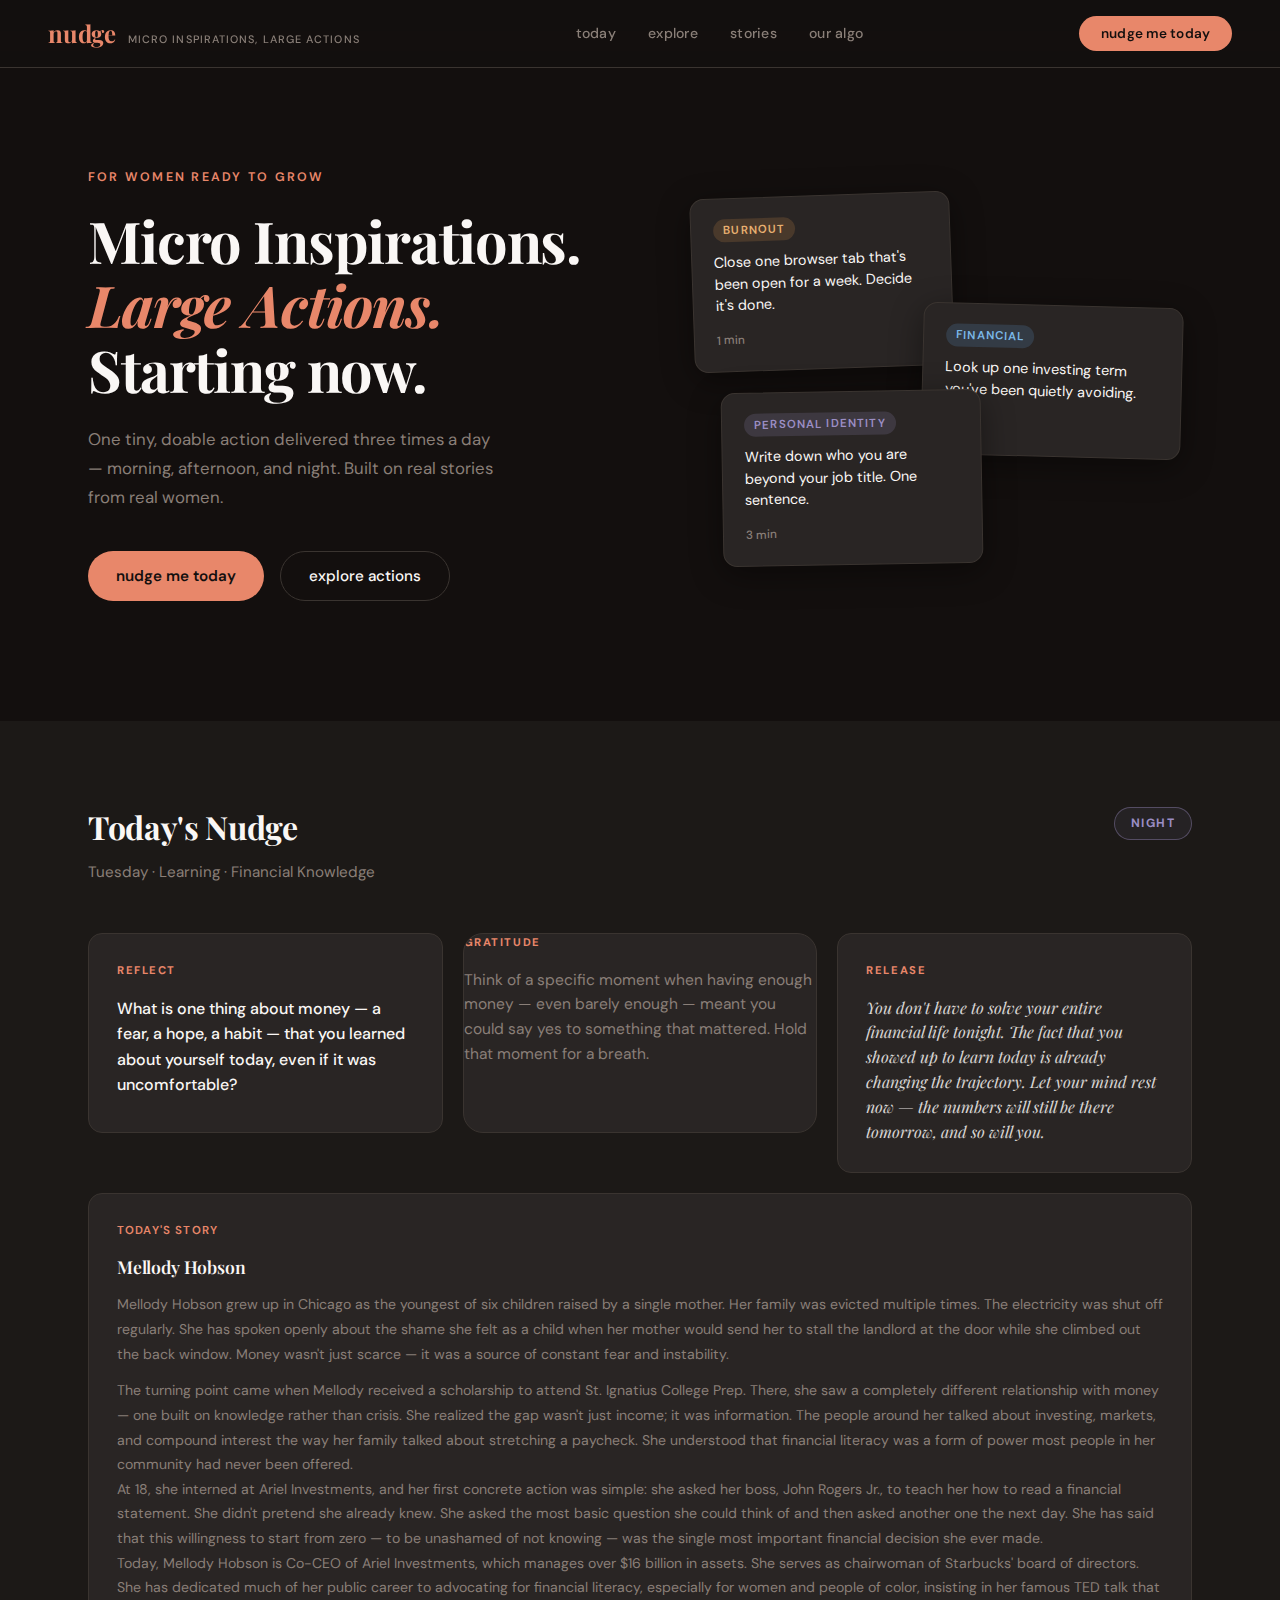
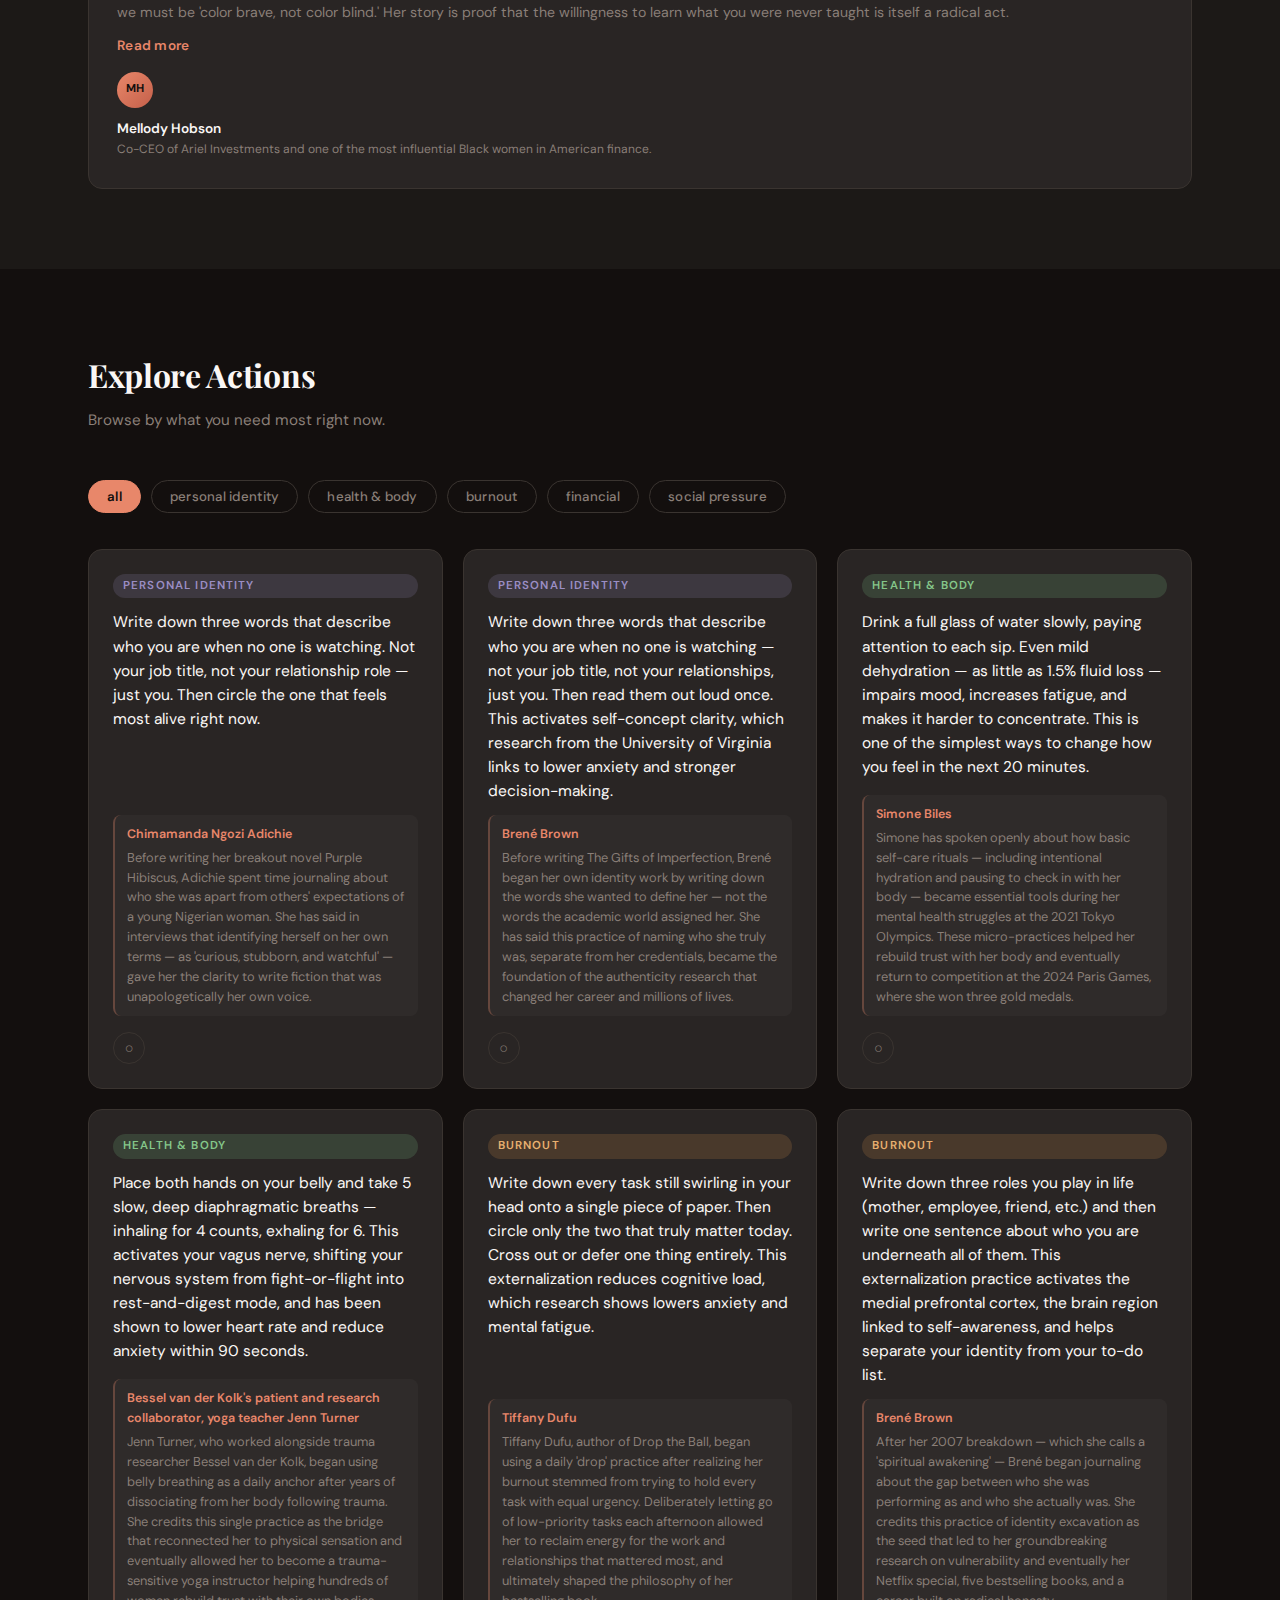
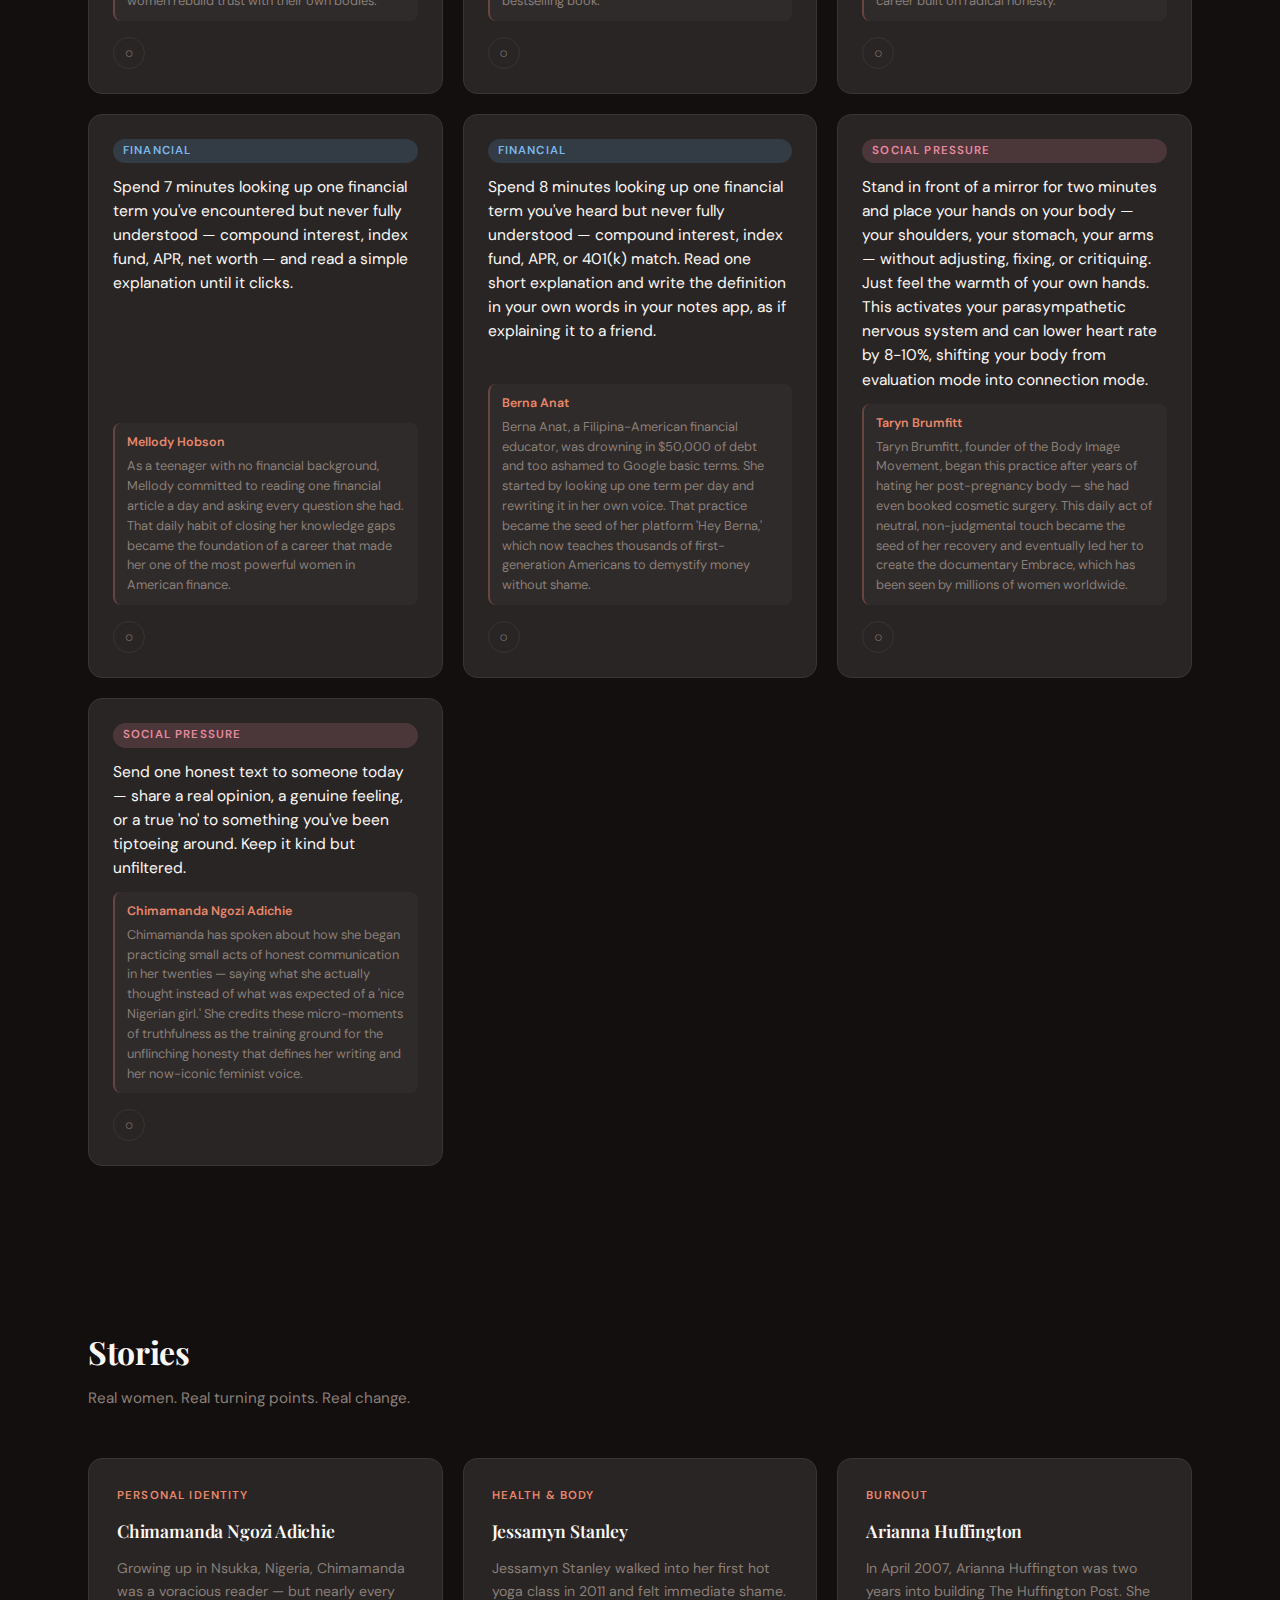
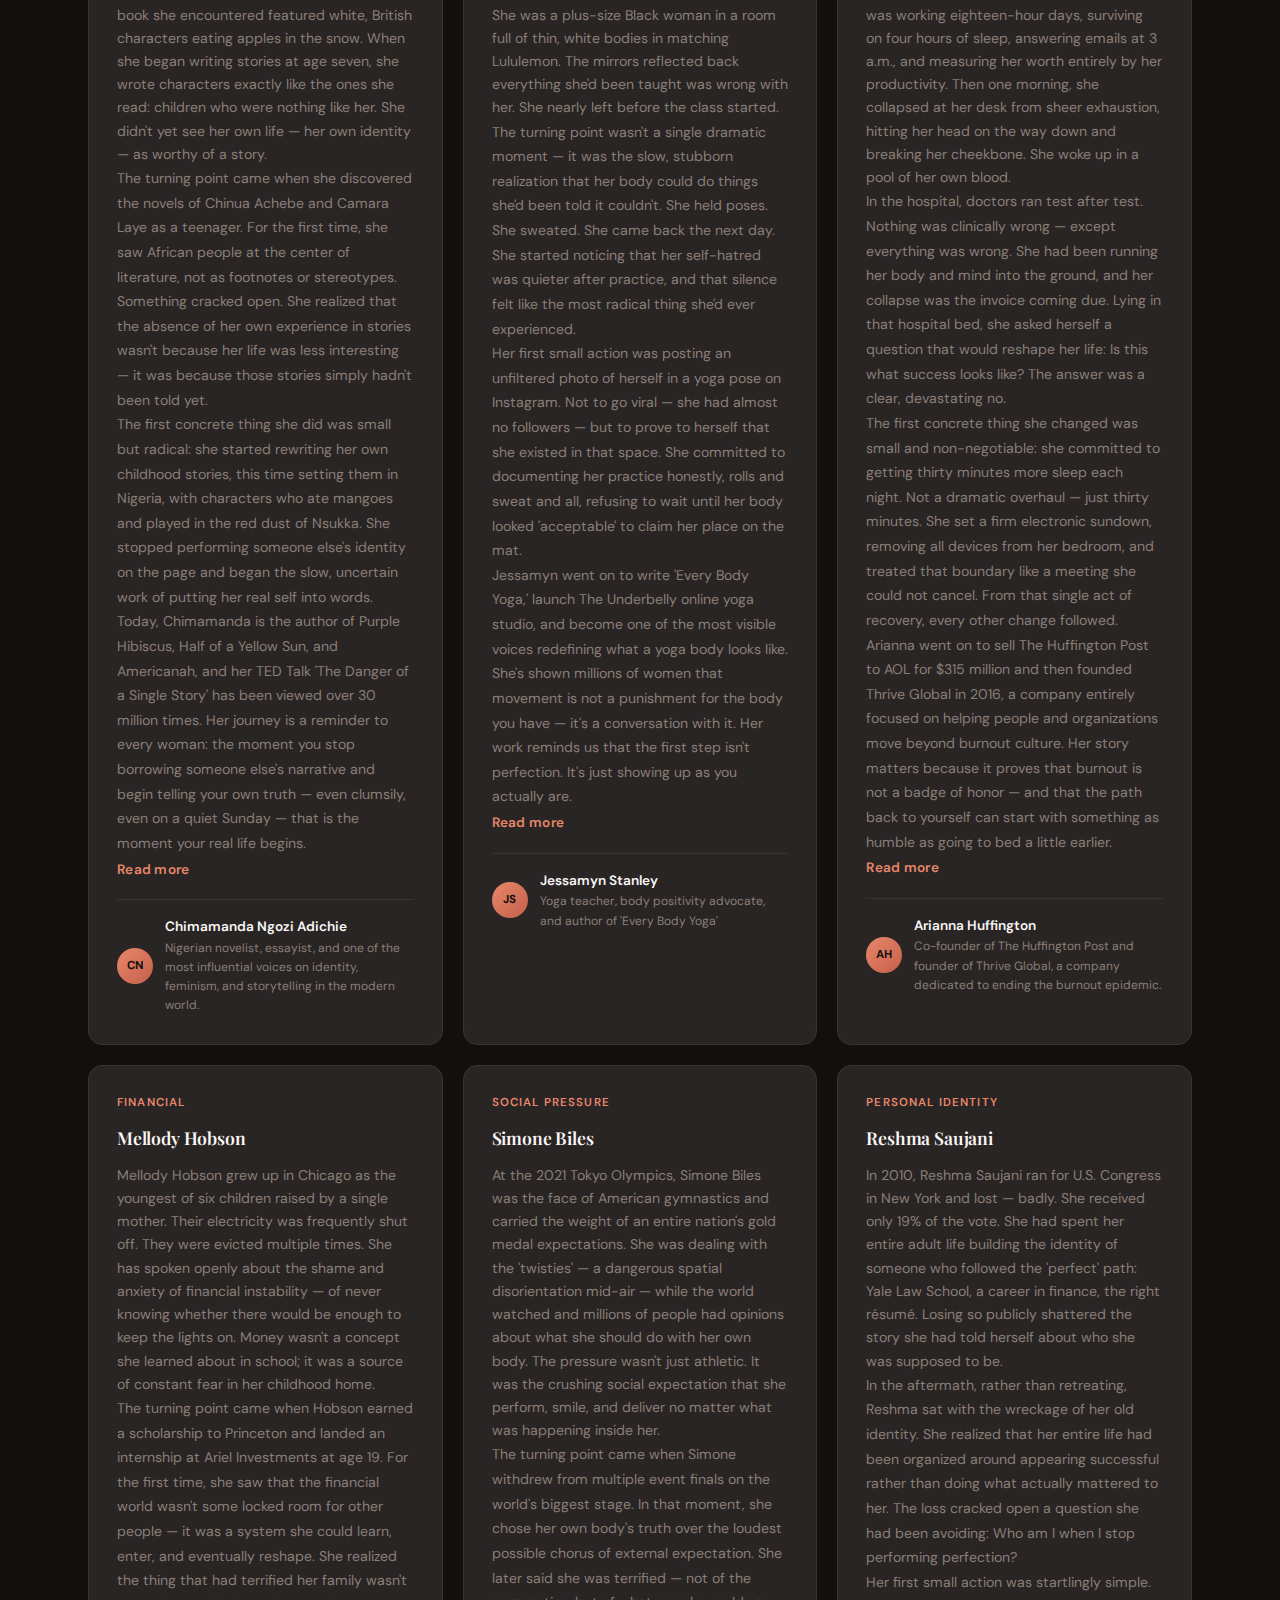
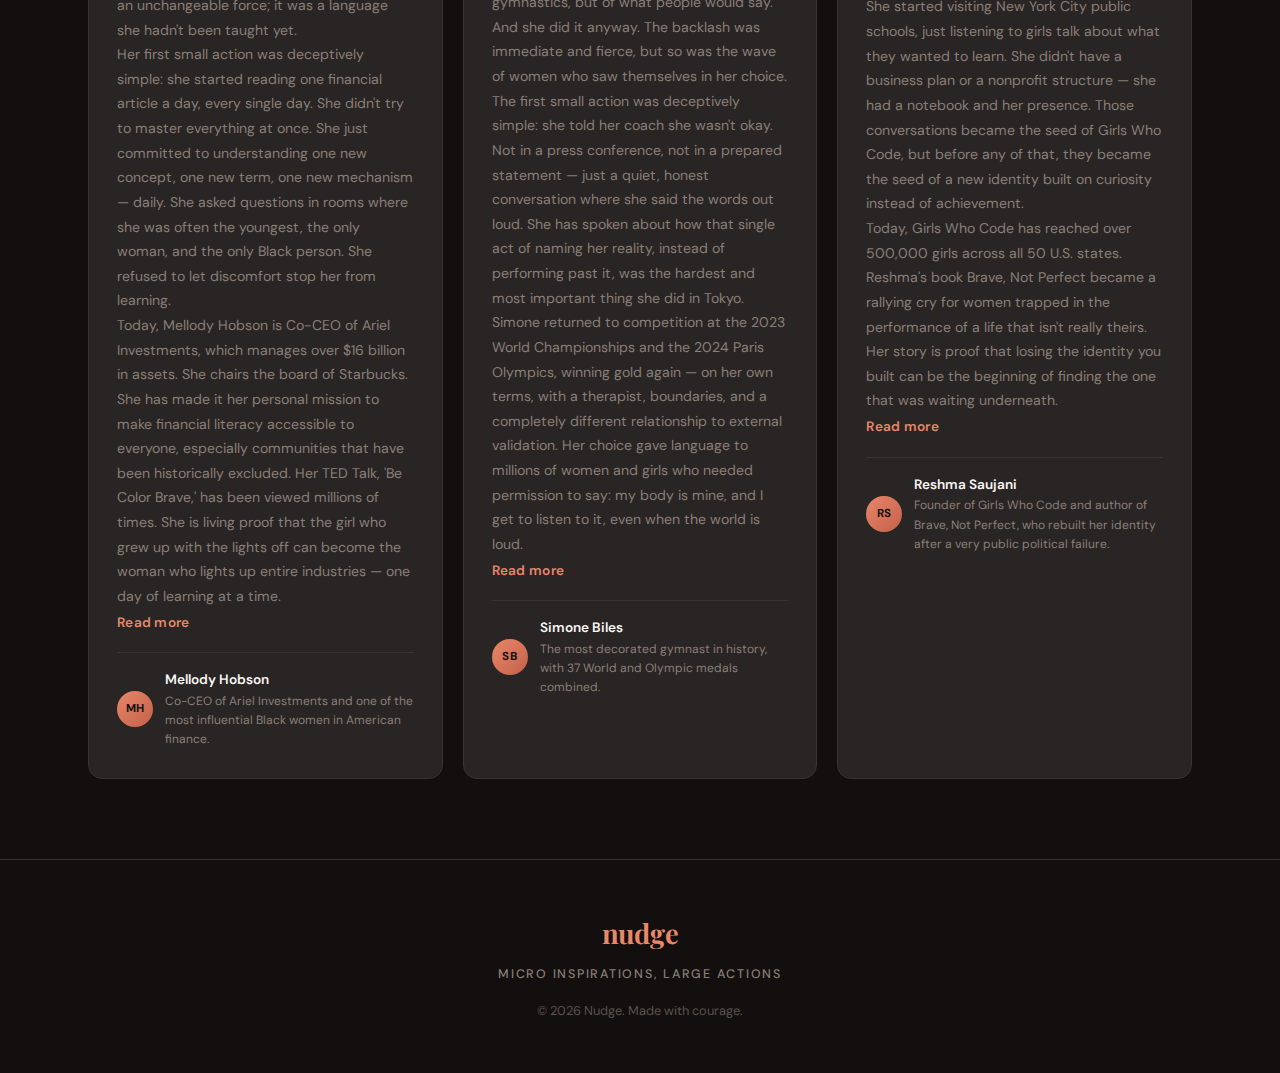
<file: index.html>
<!DOCTYPE html>
<html lang="en">
<head>
  <meta charset="UTF-8" />
  <meta name="viewport" content="width=device-width, initial-scale=1.0" />
  <title>Nudge — Micro Inspirations, Large Actions</title>
  <link rel="preconnect" href="https://fonts.googleapis.com" />
  <link rel="preconnect" href="https://fonts.gstatic.com" crossorigin />
  <link href="https://fonts.googleapis.com/css2?family=Playfair+Display:ital,wght@0,400;0,600;0,700;1,400;1,600&family=DM+Sans:wght@300;400;500;600&display=swap" rel="stylesheet" />
  <link rel="stylesheet" href="style.css" />
</head>
<body>

  <!-- NAV -->
  <nav class="nav">
    <div class="nav-left">
      <span class="nav-wordmark">nudge</span>
      <span class="nav-tagline">Micro Inspirations, Large Actions</span>
    </div>
    <div class="nav-center">
      <a href="#today" class="nav-link">today</a>
      <a href="#explore" class="nav-link">explore</a>
      <a href="#stories" class="nav-link">stories</a>
      <a href="algo.html" class="nav-link">our algo</a>
    </div>
    <div class="nav-right">
      <button class="btn-cta" id="nav-nudge-btn">nudge me today</button>
    </div>
  </nav>

  <!-- HERO -->
  <section class="hero">
    <div class="hero-left">
      <p class="eyebrow">for women ready to grow</p>
      <h1 class="hero-headline">
        Micro Inspirations.<br />
        <em class="coral">Large Actions.</em><br />
        Starting now.
      </h1>
      <p class="hero-subtitle">
        One tiny, doable action delivered three times a day — morning, afternoon, and night. Built on real stories from real women.
      </p>
      <div class="hero-buttons">
        <button class="btn-primary" id="nudge-me-btn">nudge me today</button>
        <button class="btn-ghost" id="explore-btn">explore actions</button>
      </div>
    </div>
    <div class="hero-right">
      <div class="float-card float-card--1">
        <span class="card-tag tag-burnout">burnout</span>
        <p>Close one browser tab that's been open for a week. Decide it's done.</p>
        <span class="card-time">1 min</span>
      </div>
      <div class="float-card float-card--2">
        <span class="card-tag tag-financial">financial</span>
        <p>Look up one investing term you've been quietly avoiding.</p>
        <span class="card-time">5 min</span>
      </div>
      <div class="float-card float-card--3">
        <span class="card-tag tag-personal-identity">personal identity</span>
        <p>Write down who you are beyond your job title. One sentence.</p>
        <span class="card-time">3 min</span>
      </div>
    </div>
  </section>

  <!-- TODAY'S NUDGE -->
  <section class="todays-nudge" id="today">
    <div class="today-inner">

      <div class="section-header">
        <div class="today-header-row">
          <div>
            <h2 class="section-title">Today's Nudge</h2>
            <p id="day-context" class="section-sub">Loading today's content...</p>
          </div>
          <span id="slot-badge" class="slot-badge">morning</span>
        </div>
      </div>

      <!-- Loading state -->
      <div id="today-loading" class="loading-state">
        <div class="loading-pulse"></div>
        <p>Finding your nudge for today...</p>
      </div>

      <!-- Error state -->
      <div id="today-error" class="empty-state" style="display:none">
        <p class="empty-title">Content unavailable</p>
        <p class="empty-sub">Make sure content.json is in the same folder as index.html, or run the generator for this month.</p>
      </div>

      <!-- No matching date -->
      <div id="today-empty" class="empty-state" style="display:none">
        <p class="empty-title">New content coming soon</p>
        <p class="empty-sub">This month's content has ended. A fresh month is on its way.</p>
      </div>

      <!-- Main content (shown when loaded) -->
      <div id="today-content" class="today-content" style="display:none">

        <!-- Card 1: Affirmation / question -->
        <div class="today-card" id="today-card-1"></div>

        <!-- Card 2: Micro-action (primary) -->
        <div class="today-card today-card--action" id="today-card-2"></div>

        <!-- Card 3: Quote / permission slip / release -->
        <div class="today-card" id="today-card-3"></div>

        <!-- Full-width: Today's inspirational story -->
        <div id="inspiration-story"></div>

      </div>

    </div>
  </section>

  <!-- EXPLORE -->
  <section class="micro-actions" id="explore">
    <div class="section-header">
      <h2 class="section-title">Explore Actions</h2>
      <p class="section-sub">Browse by what you need most right now.</p>
    </div>
    <div class="filter-pills" id="filter-pills">
      <button class="pill active" data-filter="all">all</button>
      <button class="pill" data-filter="personal-identity">personal identity</button>
      <button class="pill" data-filter="health-body">health & body</button>
      <button class="pill" data-filter="burnout">burnout</button>
      <button class="pill" data-filter="financial">financial</button>
      <button class="pill" data-filter="social">social pressure</button>
    </div>
    <div id="explore-loading" class="loading-state loading-state--inline">
      <div class="loading-pulse"></div>
    </div>
    <div class="nudge-grid" id="nudge-grid"></div>
  </section>

  <!-- STORIES -->
  <section class="stories" id="stories">
    <div class="section-header">
      <h2 class="section-title">Stories</h2>
      <p class="section-sub">Real women. Real turning points. Real change.</p>
    </div>
    <div id="stories-loading" class="loading-state loading-state--inline">
      <div class="loading-pulse"></div>
    </div>
    <div class="stories-grid" id="stories-grid"></div>
  </section>

  <!-- FOOTER -->
  <footer class="footer">
    <p class="footer-logo">nudge</p>
    <p class="footer-tagline">Micro Inspirations, Large Actions</p>
    <p class="footer-copy">&copy; 2026 Nudge. Made with courage.</p>
  </footer>

  <script src="app.js"></script>
</body>
</html>
</file>
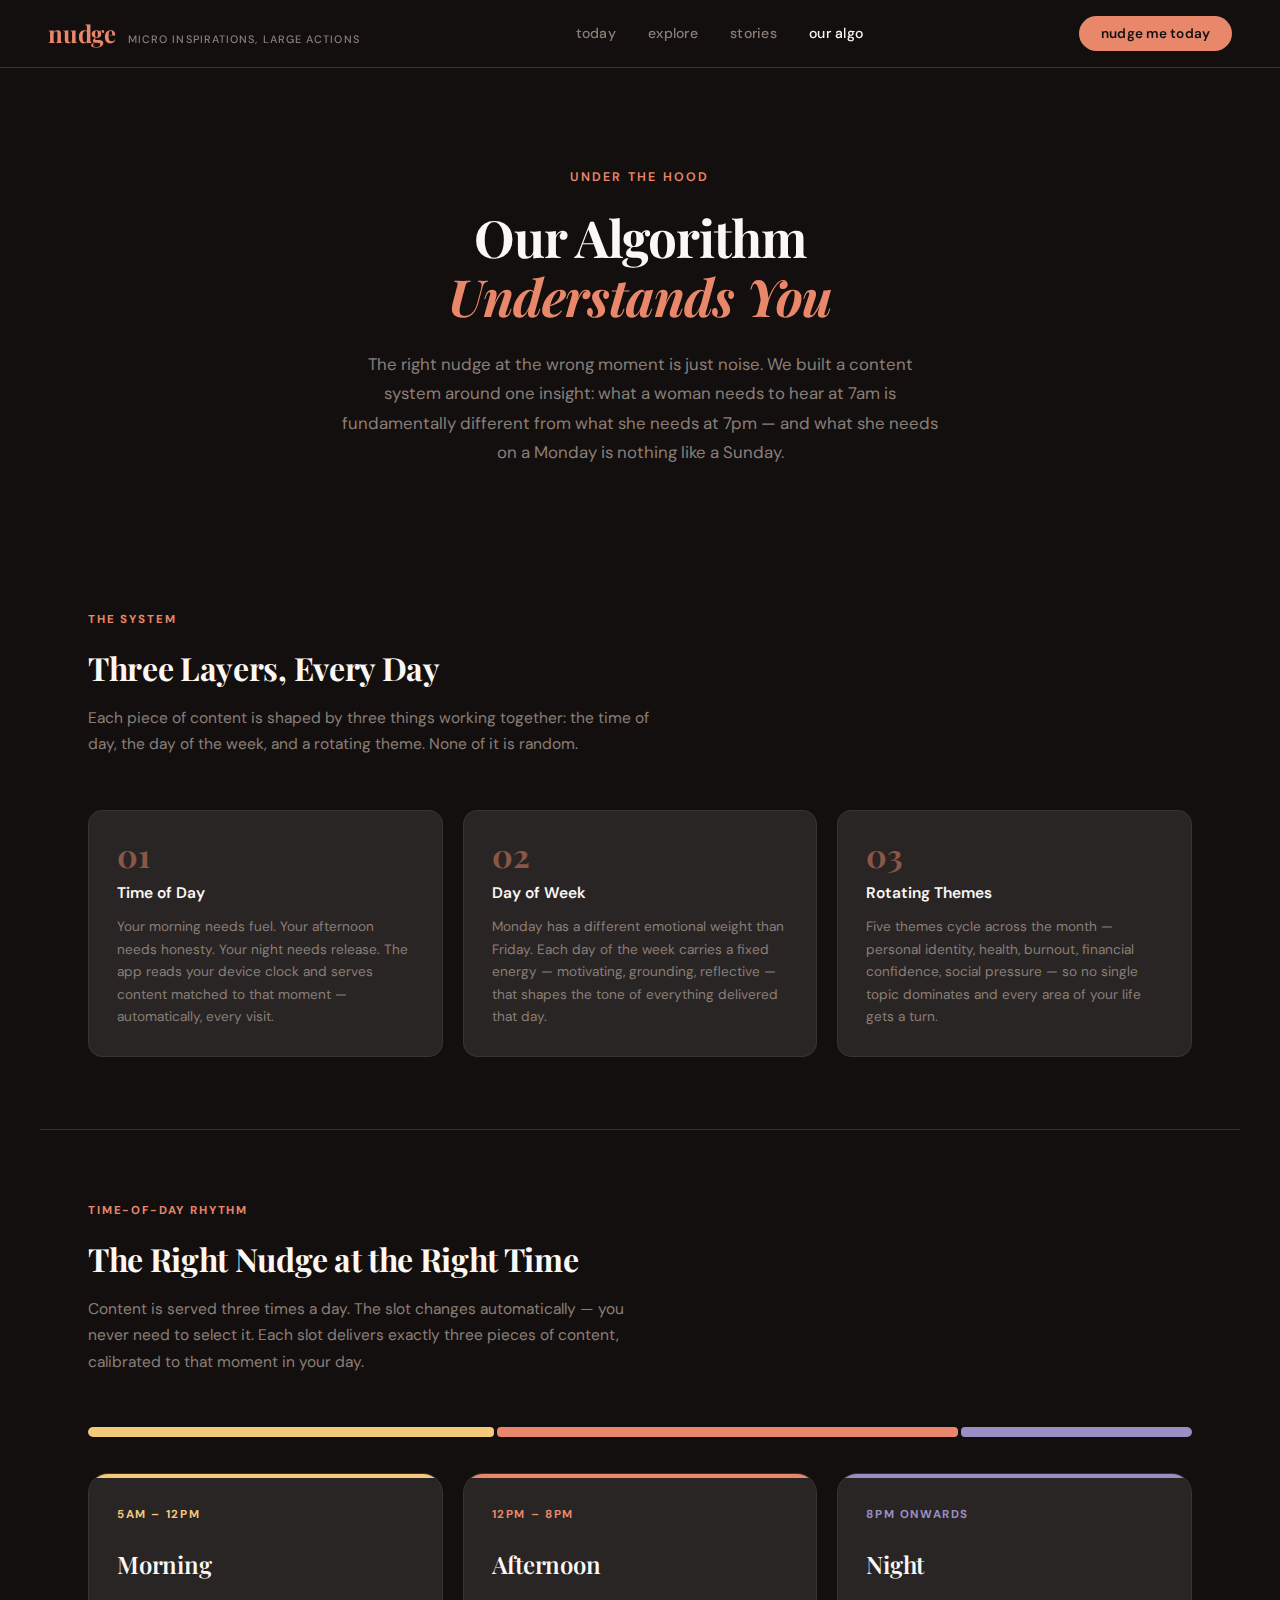
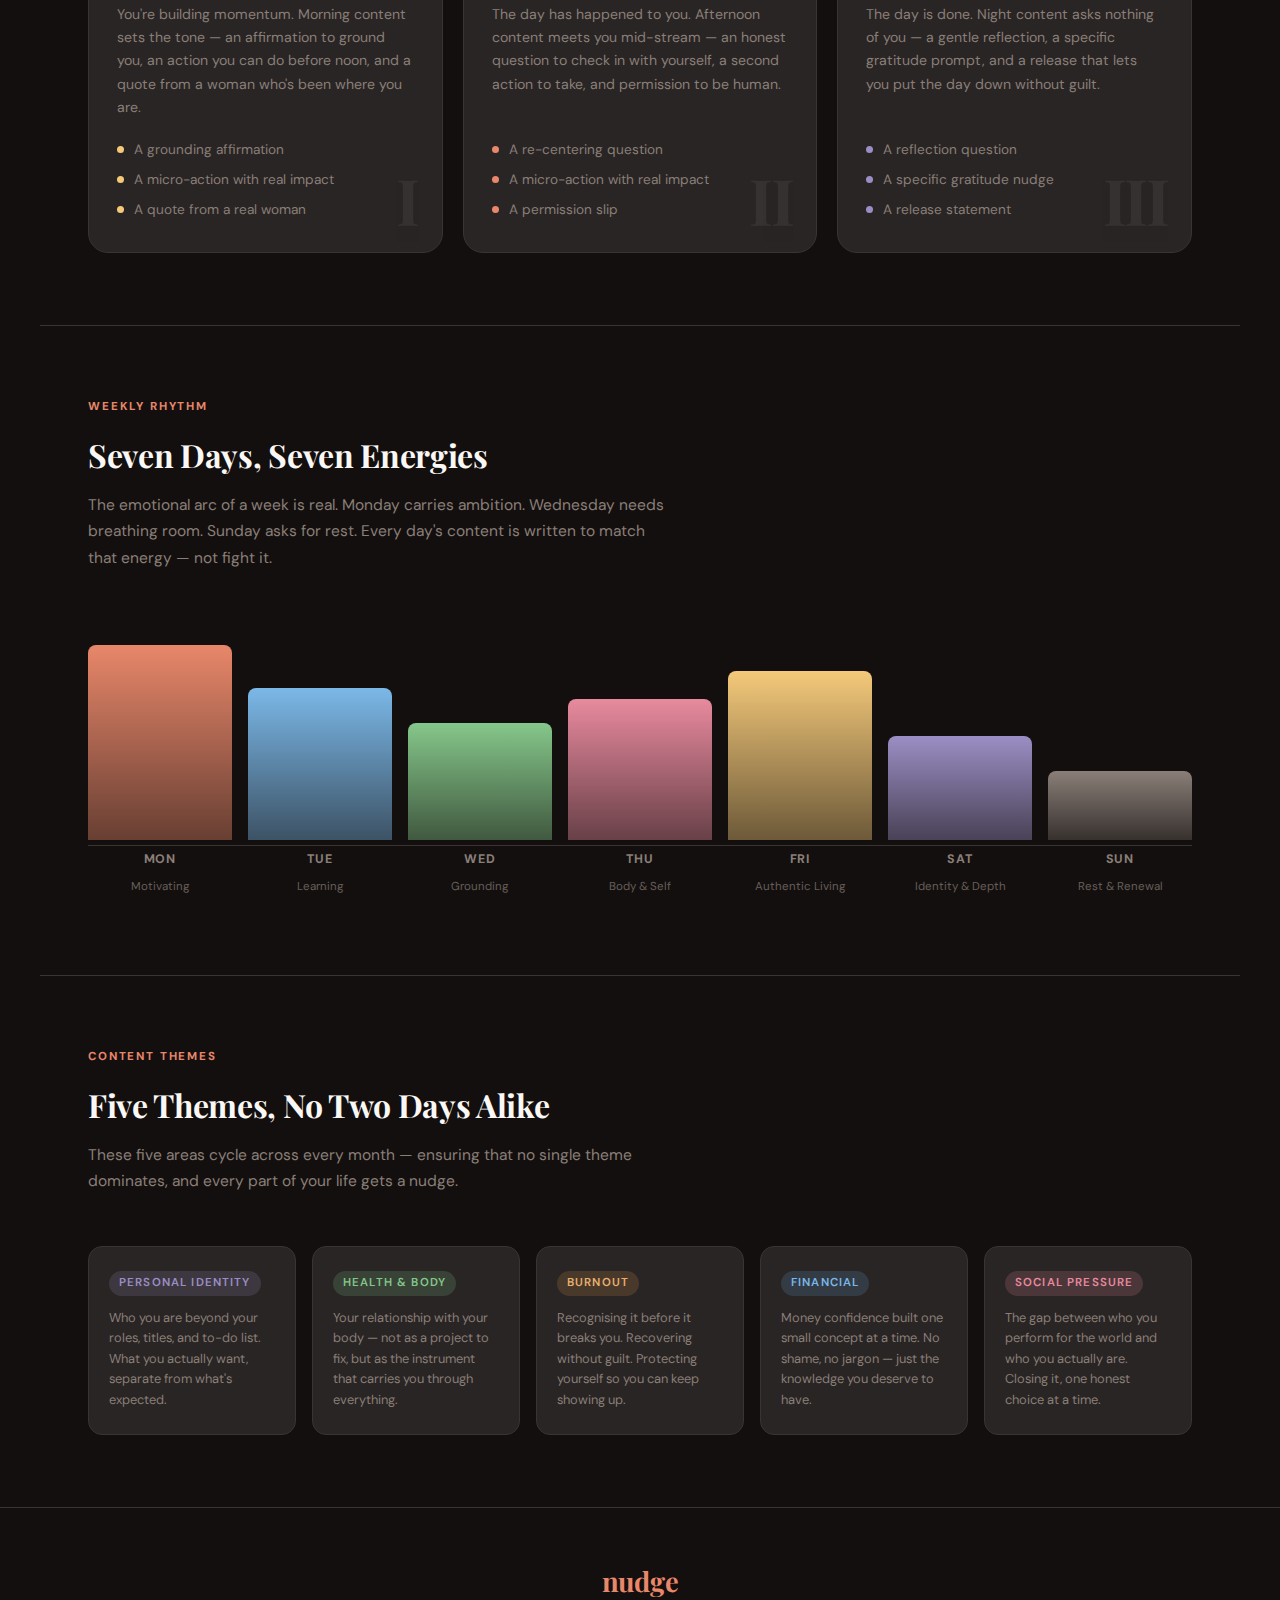
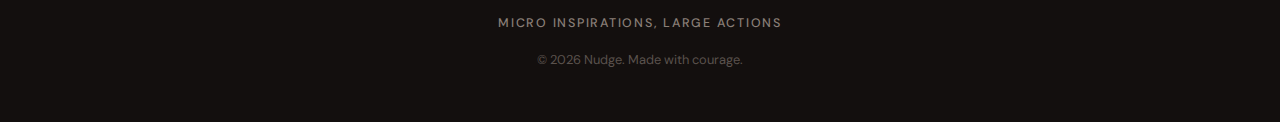
<file: algo.html>
<!DOCTYPE html>
<html lang="en">
<head>
  <meta charset="UTF-8" />
  <meta name="viewport" content="width=device-width, initial-scale=1.0" />
  <title>Our Algorithm — Nudge</title>
  <link rel="preconnect" href="https://fonts.googleapis.com" />
  <link rel="preconnect" href="https://fonts.gstatic.com" crossorigin />
  <link href="https://fonts.googleapis.com/css2?family=Playfair+Display:ital,wght@0,400;0,600;0,700;1,400;1,600&family=DM+Sans:wght@300;400;500;600&display=swap" rel="stylesheet" />
  <link rel="stylesheet" href="style.css" />
  <style>

    /* ── PAGE HERO ───────────────────────────────────────────── */
    .algo-hero {
      max-width: 1200px;
      margin: 0 auto;
      padding: 100px 48px 72px;
      text-align: center;
    }

    .algo-hero .eyebrow { margin-bottom: 20px; }

    .algo-hero__title {
      font-family: 'Playfair Display', serif;
      font-size: clamp(2.4rem, 4vw, 3.4rem);
      font-weight: 700;
      letter-spacing: -0.02em;
      line-height: 1.15;
      margin-bottom: 24px;
    }

    .algo-hero__title em { color: var(--accent); font-style: italic; }

    .algo-hero__sub {
      font-size: 1.05rem;
      color: var(--text-muted);
      max-width: 600px;
      margin: 0 auto;
      line-height: 1.75;
    }

    /* ── SECTION WRAPPER ─────────────────────────────────────── */
    .algo-section {
      max-width: 1200px;
      margin: 0 auto;
      padding: 72px 48px;
    }

    .algo-section + .algo-section {
      border-top: 1px solid var(--border);
    }

    .algo-section__eyebrow {
      font-size: 0.72rem;
      font-weight: 700;
      text-transform: uppercase;
      letter-spacing: 0.16em;
      color: var(--accent);
      margin-bottom: 12px;
    }

    .algo-section__title {
      font-family: 'Playfair Display', serif;
      font-size: clamp(1.7rem, 2.5vw, 2.2rem);
      font-weight: 700;
      letter-spacing: -0.01em;
      margin-bottom: 12px;
    }

    .algo-section__sub {
      font-size: 0.97rem;
      color: var(--text-muted);
      max-width: 580px;
      line-height: 1.7;
      margin-bottom: 52px;
    }

    /* ── TIME-OF-DAY TIMELINE ────────────────────────────────── */
    .timeline-bar {
      display: flex;
      border-radius: var(--radius-md);
      overflow: hidden;
      height: 10px;
      margin-bottom: 36px;
      gap: 3px;
    }

    .timeline-seg {
      border-radius: 4px;
      transition: opacity var(--transition);
    }

    .timeline-seg--morning   { background: #F4C97A; flex: 37; }
    .timeline-seg--afternoon { background: #E8876A; flex: 42; }
    .timeline-seg--night     { background: #9B8EC4; flex: 21; }

    /* Three slot cards */
    .slot-cards {
      display: grid;
      grid-template-columns: repeat(3, 1fr);
      gap: 20px;
    }

    .slot-card {
      background: var(--card);
      border: 1px solid var(--border);
      border-radius: var(--radius-lg);
      padding: 32px 28px;
      display: flex;
      flex-direction: column;
      gap: 20px;
      position: relative;
      overflow: hidden;
    }

    .slot-card::before {
      content: '';
      position: absolute;
      top: 0; left: 0; right: 0;
      height: 4px;
    }

    .slot-card--morning::before   { background: #F4C97A; }
    .slot-card--afternoon::before { background: #E8876A; }
    .slot-card--night::before     { background: #9B8EC4; }

    .slot-card__time {
      font-size: 0.72rem;
      font-weight: 700;
      text-transform: uppercase;
      letter-spacing: 0.14em;
    }

    .slot-card--morning   .slot-card__time { color: #F4C97A; }
    .slot-card--afternoon .slot-card__time { color: #E8876A; }
    .slot-card--night     .slot-card__time { color: #9B8EC4; }

    .slot-card__name {
      font-family: 'Playfair Display', serif;
      font-size: 1.5rem;
      font-weight: 600;
      letter-spacing: -0.01em;
    }

    .slot-card__desc {
      font-size: 0.88rem;
      color: var(--text-muted);
      line-height: 1.65;
    }

    .slot-card__delivers {
      list-style: none;
      display: flex;
      flex-direction: column;
      gap: 8px;
      margin-top: auto;
    }

    .slot-card__delivers li {
      display: flex;
      align-items: center;
      gap: 10px;
      font-size: 0.85rem;
      color: var(--text-muted);
    }

    .deliver-dot {
      width: 7px;
      height: 7px;
      border-radius: 50%;
      flex-shrink: 0;
    }

    .slot-card--morning   .deliver-dot { background: #F4C97A; }
    .slot-card--afternoon .deliver-dot { background: #E8876A; }
    .slot-card--night     .deliver-dot { background: #9B8EC4; }

    .slot-card__big-number {
      font-family: 'Playfair Display', serif;
      font-size: 4rem;
      font-weight: 700;
      letter-spacing: -0.04em;
      line-height: 1;
      opacity: 0.06;
      position: absolute;
      bottom: 20px;
      right: 24px;
      pointer-events: none;
      user-select: none;
    }

    /* ── WEEKLY RHYTHM BAR CHART ─────────────────────────────── */
    .week-chart {
      display: flex;
      align-items: flex-end;
      gap: 16px;
      height: 280px;
      padding-bottom: 8px;
    }

    .week-col {
      flex: 1;
      display: flex;
      flex-direction: column;
      align-items: center;
      gap: 10px;
      height: 100%;
      justify-content: flex-end;
    }

    .week-col__bar-wrap {
      flex: 1;
      width: 100%;
      display: flex;
      align-items: flex-end;
    }

    .week-col__bar {
      width: 100%;
      border-radius: 8px 8px 0 0;
      transition: opacity var(--transition);
      position: relative;
    }

    .week-col__bar:hover { opacity: 0.85; }

    .week-col__day {
      font-size: 0.78rem;
      font-weight: 700;
      text-transform: uppercase;
      letter-spacing: 0.08em;
      color: var(--text-muted);
    }

    .week-col__energy {
      font-size: 0.72rem;
      color: var(--text-muted);
      text-align: center;
      line-height: 1.3;
      opacity: 0.7;
    }

    /* Chart x-axis line */
    .week-chart-wrap {
      position: relative;
    }

    .week-chart-wrap::after {
      content: '';
      position: absolute;
      bottom: 57px;
      left: 0; right: 0;
      height: 1px;
      background: var(--border);
    }

    /* ── THEMES GRID ─────────────────────────────────────────── */
    .themes-grid {
      display: grid;
      grid-template-columns: repeat(5, 1fr);
      gap: 16px;
    }

    .theme-tile {
      background: var(--card);
      border: 1px solid var(--border);
      border-radius: var(--radius-md);
      padding: 24px 20px;
      display: flex;
      flex-direction: column;
      gap: 12px;
    }

    .theme-tile__name {
      font-size: 0.85rem;
      font-weight: 600;
      text-transform: lowercase;
    }

    .theme-tile__desc {
      font-size: 0.8rem;
      color: var(--text-muted);
      line-height: 1.6;
    }

    /* ── HOW IT WORKS STEPS ──────────────────────────────────── */
    .how-steps {
      display: grid;
      grid-template-columns: repeat(3, 1fr);
      gap: 20px;
      counter-reset: steps;
    }

    .how-step {
      background: var(--card);
      border: 1px solid var(--border);
      border-radius: var(--radius-md);
      padding: 28px;
      display: flex;
      flex-direction: column;
      gap: 12px;
      counter-increment: steps;
    }

    .how-step::before {
      content: counter(steps, decimal-leading-zero);
      font-family: 'Playfair Display', serif;
      font-size: 2rem;
      font-weight: 700;
      color: var(--accent);
      opacity: 0.5;
      line-height: 1;
    }

    .how-step__title {
      font-size: 0.97rem;
      font-weight: 600;
      line-height: 1.4;
    }

    .how-step__desc {
      font-size: 0.85rem;
      color: var(--text-muted);
      line-height: 1.65;
    }

    /* ── RESPONSIVE ──────────────────────────────────────────── */
    @media (max-width: 1024px) {
      .slot-cards   { grid-template-columns: 1fr; }
      .themes-grid  { grid-template-columns: repeat(3, 1fr); }
      .how-steps    { grid-template-columns: 1fr 1fr; }
      .week-chart   { height: 200px; gap: 10px; }
    }

    @media (max-width: 768px) {
      .algo-hero    { padding: 64px 20px 48px; }
      .algo-section { padding: 52px 20px; }
      .themes-grid  { grid-template-columns: 1fr 1fr; }
      .how-steps    { grid-template-columns: 1fr; }
      .week-col__energy { display: none; }
      .week-chart   { height: 160px; gap: 6px; }
    }

  </style>
</head>
<body>

  <!-- NAV (links back to main page for today/explore/stories) -->
  <nav class="nav">
    <div class="nav-left">
      <a href="index.html" style="text-decoration:none">
        <span class="nav-wordmark">nudge</span>
      </a>
      <span class="nav-tagline">Micro Inspirations, Large Actions</span>
    </div>
    <div class="nav-center">
      <a href="index.html#today"   class="nav-link">today</a>
      <a href="index.html#explore" class="nav-link">explore</a>
      <a href="index.html#stories" class="nav-link">stories</a>
      <a href="algo.html"          class="nav-link" style="color: var(--text)">our algo</a>
    </div>
    <div class="nav-right">
      <a href="index.html">
        <button class="btn-cta">nudge me today</button>
      </a>
    </div>
  </nav>

  <!-- HERO -->
  <div class="algo-hero">
    <p class="eyebrow">under the hood</p>
    <h1 class="algo-hero__title">
      Our Algorithm<br />
      <em>Understands You</em>
    </h1>
    <p class="algo-hero__sub">
      The right nudge at the wrong moment is just noise. We built a content system around one insight: what a woman needs to hear at 7am is fundamentally different from what she needs at 7pm — and what she needs on a Monday is nothing like a Sunday.
    </p>
  </div>

  <!-- SECTION 1: HOW IT WORKS -->
  <section class="algo-section">
    <p class="algo-section__eyebrow">the system</p>
    <h2 class="algo-section__title">Three Layers, Every Day</h2>
    <p class="algo-section__sub">
      Each piece of content is shaped by three things working together: the time of day, the day of the week, and a rotating theme. None of it is random.
    </p>
    <div class="how-steps">
      <div class="how-step">
        <p class="how-step__title">Time of Day</p>
        <p class="how-step__desc">Your morning needs fuel. Your afternoon needs honesty. Your night needs release. The app reads your device clock and serves content matched to that moment — automatically, every visit.</p>
      </div>
      <div class="how-step">
        <p class="how-step__title">Day of Week</p>
        <p class="how-step__desc">Monday has a different emotional weight than Friday. Each day of the week carries a fixed energy — motivating, grounding, reflective — that shapes the tone of everything delivered that day.</p>
      </div>
      <div class="how-step">
        <p class="how-step__title">Rotating Themes</p>
        <p class="how-step__desc">Five themes cycle across the month — personal identity, health, burnout, financial confidence, social pressure — so no single topic dominates and every area of your life gets a turn.</p>
      </div>
    </div>
  </section>

  <!-- SECTION 2: TIME OF DAY -->
  <section class="algo-section">
    <p class="algo-section__eyebrow">time-of-day rhythm</p>
    <h2 class="algo-section__title">The Right Nudge at the Right Time</h2>
    <p class="algo-section__sub">
      Content is served three times a day. The slot changes automatically — you never need to select it. Each slot delivers exactly three pieces of content, calibrated to that moment in your day.
    </p>

    <!-- Timeline bar -->
    <div class="timeline-bar">
      <div class="timeline-seg timeline-seg--morning"></div>
      <div class="timeline-seg timeline-seg--afternoon"></div>
      <div class="timeline-seg timeline-seg--night"></div>
    </div>

    <!-- Three slot cards -->
    <div class="slot-cards">

      <div class="slot-card slot-card--morning">
        <span class="slot-card__time">5am – 12pm</span>
        <h3 class="slot-card__name">Morning</h3>
        <p class="slot-card__desc">
          You're building momentum. Morning content sets the tone — an affirmation to ground you, an action you can do before noon, and a quote from a woman who's been where you are.
        </p>
        <ul class="slot-card__delivers">
          <li><span class="deliver-dot"></span>A grounding affirmation</li>
          <li><span class="deliver-dot"></span>A micro-action with real impact</li>
          <li><span class="deliver-dot"></span>A quote from a real woman</li>
        </ul>
        <span class="slot-card__big-number">I</span>
      </div>

      <div class="slot-card slot-card--afternoon">
        <span class="slot-card__time">12pm – 8pm</span>
        <h3 class="slot-card__name">Afternoon</h3>
        <p class="slot-card__desc">
          The day has happened to you. Afternoon content meets you mid-stream — an honest question to check in with yourself, a second action to take, and permission to be human.
        </p>
        <ul class="slot-card__delivers">
          <li><span class="deliver-dot"></span>A re-centering question</li>
          <li><span class="deliver-dot"></span>A micro-action with real impact</li>
          <li><span class="deliver-dot"></span>A permission slip</li>
        </ul>
        <span class="slot-card__big-number">II</span>
      </div>

      <div class="slot-card slot-card--night">
        <span class="slot-card__time">8pm onwards</span>
        <h3 class="slot-card__name">Night</h3>
        <p class="slot-card__desc">
          The day is done. Night content asks nothing of you — a gentle reflection, a specific gratitude prompt, and a release that lets you put the day down without guilt.
        </p>
        <ul class="slot-card__delivers">
          <li><span class="deliver-dot"></span>A reflection question</li>
          <li><span class="deliver-dot"></span>A specific gratitude nudge</li>
          <li><span class="deliver-dot"></span>A release statement</li>
        </ul>
        <span class="slot-card__big-number">III</span>
      </div>

    </div>
  </section>

  <!-- SECTION 3: WEEKLY RHYTHM -->
  <section class="algo-section">
    <p class="algo-section__eyebrow">weekly rhythm</p>
    <h2 class="algo-section__title">Seven Days, Seven Energies</h2>
    <p class="algo-section__sub">
      The emotional arc of a week is real. Monday carries ambition. Wednesday needs breathing room. Sunday asks for rest. Every day's content is written to match that energy — not fight it.
    </p>

    <div class="week-chart-wrap">
      <div class="week-chart">

        <div class="week-col">
          <div class="week-col__bar-wrap">
            <div class="week-col__bar" style="height:90%; background: linear-gradient(180deg, #E8876A 0%, rgba(232,135,106,0.4) 100%);"></div>
          </div>
          <span class="week-col__day">Mon</span>
          <span class="week-col__energy">Motivating</span>
        </div>

        <div class="week-col">
          <div class="week-col__bar-wrap">
            <div class="week-col__bar" style="height:70%; background: linear-gradient(180deg, #7BB8E8 0%, rgba(123,184,232,0.4) 100%);"></div>
          </div>
          <span class="week-col__day">Tue</span>
          <span class="week-col__energy">Learning</span>
        </div>

        <div class="week-col">
          <div class="week-col__bar-wrap">
            <div class="week-col__bar" style="height:54%; background: linear-gradient(180deg, #85C78A 0%, rgba(133,199,138,0.4) 100%);"></div>
          </div>
          <span class="week-col__day">Wed</span>
          <span class="week-col__energy">Grounding</span>
        </div>

        <div class="week-col">
          <div class="week-col__bar-wrap">
            <div class="week-col__bar" style="height:65%; background: linear-gradient(180deg, #E88A9E 0%, rgba(232,138,158,0.4) 100%);"></div>
          </div>
          <span class="week-col__day">Thu</span>
          <span class="week-col__energy">Body & Self</span>
        </div>

        <div class="week-col">
          <div class="week-col__bar-wrap">
            <div class="week-col__bar" style="height:78%; background: linear-gradient(180deg, #F4C97A 0%, rgba(244,201,122,0.4) 100%);"></div>
          </div>
          <span class="week-col__day">Fri</span>
          <span class="week-col__energy">Authentic Living</span>
        </div>

        <div class="week-col">
          <div class="week-col__bar-wrap">
            <div class="week-col__bar" style="height:48%; background: linear-gradient(180deg, #9B8EC4 0%, rgba(155,142,196,0.4) 100%);"></div>
          </div>
          <span class="week-col__day">Sat</span>
          <span class="week-col__energy">Identity & Depth</span>
        </div>

        <div class="week-col">
          <div class="week-col__bar-wrap">
            <div class="week-col__bar" style="height:32%; background: linear-gradient(180deg, #8A7F78 0%, rgba(138,127,120,0.3) 100%);"></div>
          </div>
          <span class="week-col__day">Sun</span>
          <span class="week-col__energy">Rest & Renewal</span>
        </div>

      </div>
    </div>
  </section>

  <!-- SECTION 4: FIVE THEMES -->
  <section class="algo-section">
    <p class="algo-section__eyebrow">content themes</p>
    <h2 class="algo-section__title">Five Themes, No Two Days Alike</h2>
    <p class="algo-section__sub">
      These five areas cycle across every month — ensuring that no single theme dominates, and every part of your life gets a nudge.
    </p>

    <div class="themes-grid">

      <div class="theme-tile">
        <span class="card-tag tag-personal-identity" style="align-self: flex-start">personal identity</span>
        <p class="theme-tile__desc">Who you are beyond your roles, titles, and to-do list. What you actually want, separate from what's expected.</p>
      </div>

      <div class="theme-tile">
        <span class="card-tag tag-health-body" style="align-self: flex-start">health & body</span>
        <p class="theme-tile__desc">Your relationship with your body — not as a project to fix, but as the instrument that carries you through everything.</p>
      </div>

      <div class="theme-tile">
        <span class="card-tag tag-burnout" style="align-self: flex-start">burnout</span>
        <p class="theme-tile__desc">Recognising it before it breaks you. Recovering without guilt. Protecting yourself so you can keep showing up.</p>
      </div>

      <div class="theme-tile">
        <span class="card-tag tag-financial" style="align-self: flex-start">financial</span>
        <p class="theme-tile__desc">Money confidence built one small concept at a time. No shame, no jargon — just the knowledge you deserve to have.</p>
      </div>

      <div class="theme-tile">
        <span class="card-tag tag-social" style="align-self: flex-start">social pressure</span>
        <p class="theme-tile__desc">The gap between who you perform for the world and who you actually are. Closing it, one honest choice at a time.</p>
      </div>

    </div>
  </section>

  <!-- FOOTER -->
  <footer class="footer">
    <p class="footer-logo">nudge</p>
    <p class="footer-tagline">Micro Inspirations, Large Actions</p>
    <p class="footer-copy">&copy; 2026 Nudge. Made with courage.</p>
  </footer>

</body>
</html>
</file>
<file: style.css>
/* ============================================================
   DUSK ROSE DESIGN SYSTEM
   ============================================================ */
:root {
  --bg:          #130F0E;
  --surface:     #1C1917;
  --card:        #292524;
  --accent:      #E8876A;
  --text:        #FAF7F5;
  --text-muted:  #8A7F78;
  --border:      #3A3430;

  --radius-sm:   8px;
  --radius-md:   14px;
  --radius-lg:   20px;
  --radius-pill: 999px;

  --transition:  0.22s ease;
}

/* ============================================================
   RESET & BASE
   ============================================================ */
*, *::before, *::after {
  box-sizing: border-box;
  margin: 0;
  padding: 0;
}

html {
  scroll-behavior: smooth;
}

body {
  background: var(--bg);
  color: var(--text);
  font-family: 'DM Sans', sans-serif;
  font-size: 16px;
  line-height: 1.6;
  -webkit-font-smoothing: antialiased;
}

a {
  color: inherit;
  text-decoration: none;
}

/* ============================================================
   NAV
   ============================================================ */
.nav {
  position: sticky;
  top: 0;
  z-index: 100;
  display: flex;
  align-items: center;
  justify-content: space-between;
  padding: 0 48px;
  height: 68px;
  background: rgba(19, 15, 14, 0.85);
  backdrop-filter: blur(16px);
  -webkit-backdrop-filter: blur(16px);
  border-bottom: 1px solid var(--border);
}

.nav-left {
  display: flex;
  align-items: baseline;
  gap: 12px;
}

.nav-wordmark {
  font-family: 'Playfair Display', serif;
  font-size: 1.5rem;
  font-weight: 700;
  color: var(--accent);
  letter-spacing: -0.01em;
}

.nav-tagline {
  font-size: 0.68rem;
  font-weight: 500;
  text-transform: uppercase;
  letter-spacing: 0.1em;
  color: var(--text-muted);
}

.nav-center {
  display: flex;
  gap: 32px;
}

.nav-link {
  font-size: 0.88rem;
  font-weight: 500;
  color: var(--text-muted);
  letter-spacing: 0.02em;
  transition: color var(--transition);
}

.nav-link:hover {
  color: var(--text);
}

.btn-cta {
  background: var(--accent);
  color: var(--bg);
  border: none;
  border-radius: var(--radius-pill);
  padding: 9px 22px;
  font-family: 'DM Sans', sans-serif;
  font-size: 0.85rem;
  font-weight: 600;
  cursor: pointer;
  letter-spacing: 0.01em;
  transition: opacity var(--transition), transform var(--transition);
}

.btn-cta:hover {
  opacity: 0.88;
  transform: translateY(-1px);
}

/* ============================================================
   HERO
   ============================================================ */
.hero {
  display: grid;
  grid-template-columns: 1fr 1fr;
  gap: 64px;
  align-items: center;
  max-width: 1200px;
  margin: 0 auto;
  padding: 100px 48px 120px;
}

.eyebrow {
  font-size: 0.78rem;
  font-weight: 600;
  text-transform: uppercase;
  letter-spacing: 0.18em;
  color: var(--accent);
  margin-bottom: 20px;
}

.hero-headline {
  font-family: 'Playfair Display', serif;
  font-size: clamp(2.6rem, 4.5vw, 3.8rem);
  font-weight: 700;
  line-height: 1.12;
  letter-spacing: -0.02em;
  margin-bottom: 24px;
}

.hero-headline .coral {
  color: var(--accent);
  font-style: italic;
}

.hero-subtitle {
  font-size: 1.05rem;
  color: var(--text-muted);
  max-width: 420px;
  margin-bottom: 40px;
  line-height: 1.7;
}

.hero-buttons {
  display: flex;
  gap: 16px;
  flex-wrap: wrap;
}

.btn-primary {
  background: var(--accent);
  color: var(--bg);
  border: none;
  border-radius: var(--radius-pill);
  padding: 14px 28px;
  font-family: 'DM Sans', sans-serif;
  font-size: 0.95rem;
  font-weight: 600;
  cursor: pointer;
  transition: opacity var(--transition), transform var(--transition);
}

.btn-primary:hover {
  opacity: 0.88;
  transform: translateY(-2px);
}

.btn-ghost {
  background: transparent;
  color: var(--text);
  border: 1px solid var(--border);
  border-radius: var(--radius-pill);
  padding: 14px 28px;
  font-family: 'DM Sans', sans-serif;
  font-size: 0.95rem;
  font-weight: 500;
  cursor: pointer;
  transition: border-color var(--transition), transform var(--transition);
}

.btn-ghost:hover {
  border-color: var(--text-muted);
  transform: translateY(-2px);
}

/* HERO RIGHT — floating cards */
.hero-right {
  position: relative;
  height: 420px;
}

.float-card {
  position: absolute;
  background: var(--card);
  border: 1px solid var(--border);
  border-radius: var(--radius-md);
  padding: 20px 22px;
  width: 260px;
  font-size: 0.9rem;
  color: var(--text);
  line-height: 1.5;
  box-shadow: 0 8px 32px rgba(0, 0, 0, 0.4);
}

.float-card p {
  margin: 10px 0 12px;
}

.float-card--1 {
  top: 20px;
  left: 20px;
  transform: rotate(-2deg);
  animation: float1 5s ease-in-out infinite;
}

.float-card--2 {
  top: 130px;
  right: 10px;
  transform: rotate(1.5deg);
  animation: float2 6s ease-in-out infinite;
  animation-delay: -2s;
}

.float-card--3 {
  bottom: 30px;
  left: 50px;
  transform: rotate(-1deg);
  animation: float3 5.5s ease-in-out infinite;
  animation-delay: -4s;
}

@keyframes float1 {
  0%, 100% { transform: rotate(-2deg) translateY(0); }
  50%       { transform: rotate(-2deg) translateY(-12px); }
}

@keyframes float2 {
  0%, 100% { transform: rotate(1.5deg) translateY(0); }
  50%       { transform: rotate(1.5deg) translateY(-10px); }
}

@keyframes float3 {
  0%, 100% { transform: rotate(-1deg) translateY(0); }
  50%       { transform: rotate(-1deg) translateY(-14px); }
}

.card-time {
  font-size: 0.74rem;
  font-weight: 500;
  color: var(--text-muted);
}

/* ============================================================
   SECTION SHARED
   ============================================================ */
section {
  max-width: 1200px;
  margin: 0 auto;
  padding: 80px 48px;
}

.section-header {
  margin-bottom: 48px;
}

.section-title {
  font-family: 'Playfair Display', serif;
  font-size: clamp(1.8rem, 2.5vw, 2.4rem);
  font-weight: 700;
  letter-spacing: -0.01em;
  margin-bottom: 8px;
}

.section-sub {
  font-size: 0.95rem;
  color: var(--text-muted);
}

/* ============================================================
   TAGS — 5 THEMES
   ============================================================ */
.card-tag {
  display: inline-block;
  font-size: 0.72rem;
  font-weight: 600;
  text-transform: uppercase;
  letter-spacing: 0.1em;
  border-radius: var(--radius-pill);
  padding: 3px 10px;
}

.tag-personal-identity { background: rgba(155, 142, 196, 0.18); color: #9B8EC4; }
.tag-health-body       { background: rgba(130, 200, 140, 0.18); color: #85C78A; }
.tag-burnout           { background: rgba(220, 150, 80,  0.18); color: #E8B070; }
.tag-financial         { background: rgba(100, 160, 220, 0.18); color: #7BB8E8; }
.tag-social            { background: rgba(232, 138, 158, 0.18); color: #E88A9E; }

/* ============================================================
   TODAY'S NUDGE
   ============================================================ */
.todays-nudge {
  background: var(--surface);
  max-width: 100%;
  padding: 80px 0;
}

.today-inner {
  max-width: 1200px;
  margin: 0 auto;
  padding: 0 48px;
}

.today-header-row {
  display: flex;
  align-items: flex-start;
  justify-content: space-between;
  gap: 16px;
}

/* Slot badge */
.slot-badge {
  display: inline-flex;
  align-items: center;
  gap: 6px;
  font-size: 0.75rem;
  font-weight: 700;
  text-transform: uppercase;
  letter-spacing: 0.12em;
  border-radius: var(--radius-pill);
  padding: 6px 16px;
  border: 1px solid currentColor;
  white-space: nowrap;
  flex-shrink: 0;
  margin-top: 6px;
}

.slot-morning   { color: #F4C97A; border-color: rgba(244, 201, 122, 0.4); background: rgba(244, 201, 122, 0.08); }
.slot-afternoon { color: #E8B070; border-color: rgba(232, 176, 112, 0.4); background: rgba(232, 176, 112, 0.08); }
.slot-night     { color: #9B8EC4; border-color: rgba(155, 142, 196, 0.4); background: rgba(155, 142, 196, 0.08); }

/* Loading / empty / error states */
.loading-state {
  text-align: center;
  padding: 48px 24px;
  color: var(--text-muted);
  font-size: 0.92rem;
}

.loading-state--inline {
  padding: 24px 0;
}

.loading-pulse {
  width: 40px;
  height: 4px;
  border-radius: 2px;
  background: var(--border);
  margin: 0 auto 16px;
  animation: pulse 1.4s ease-in-out infinite;
}

@keyframes pulse {
  0%, 100% { opacity: 0.3; transform: scaleX(1); }
  50%       { opacity: 1;   transform: scaleX(1.5); }
}

.empty-state {
  text-align: center;
  padding: 48px 24px;
  max-width: 480px;
  margin: 0 auto;
}

.empty-title {
  font-family: 'Playfair Display', serif;
  font-size: 1.25rem;
  margin-bottom: 10px;
}

.empty-sub {
  color: var(--text-muted);
  font-size: 0.9rem;
  line-height: 1.6;
}

.empty-message {
  color: var(--text-muted);
  font-size: 0.9rem;
  padding: 24px 0;
}

.empty-message code {
  background: var(--card);
  border: 1px solid var(--border);
  border-radius: var(--radius-sm);
  padding: 2px 7px;
  font-family: monospace;
  font-size: 0.85em;
  color: var(--accent);
}

/* Today content layout — 3 cards in a row, story full-width below */
.today-content {
  display: grid;
  grid-template-columns: repeat(3, 1fr);
  gap: 20px;
  align-items: start;
}

/* Today cards — shared base */
.today-card {
  background: var(--card);
  border: 1px solid var(--border);
  border-radius: var(--radius-md);
  padding: 28px;
  display: flex;
  flex-direction: column;
  gap: 16px;
  min-height: 200px;
}

.today-card__label {
  font-size: 0.7rem;
  font-weight: 700;
  text-transform: uppercase;
  letter-spacing: 0.14em;
  color: var(--accent);
}

/* Card 2 — action card: gradient bar, no padding (bar goes edge-to-edge) */
.today-card--action {
  padding: 0;
  overflow: hidden;
  border-radius: var(--radius-lg);
}

.today-card__bar {
  height: 5px;
  background: linear-gradient(90deg, var(--accent), #F0A88C);
  flex-shrink: 0;
}

.today-card__body {
  padding: 24px 28px 28px;
  display: flex;
  flex-direction: column;
  gap: 16px;
  flex: 1;
}

.today-action__title {
  font-family: 'Playfair Display', serif;
  font-size: 1.25rem;
  font-weight: 600;
  line-height: 1.35;
  letter-spacing: -0.01em;
}

/* Affirmation and question text */
.slot-affirmation {
  font-family: 'Playfair Display', serif;
  font-size: 1.05rem;
  font-style: italic;
  color: var(--text);
  line-height: 1.55;
  border-left: 3px solid var(--accent);
  padding-left: 14px;
}

.slot-question {
  font-size: 1rem;
  color: var(--text);
  line-height: 1.6;
  font-weight: 500;
}

/* Impact block */
.impact-block {
  background: rgba(255, 255, 255, 0.04);
  border: 1px solid var(--border);
  border-radius: var(--radius-md);
  padding: 14px 16px;
  display: flex;
  flex-direction: column;
  gap: 4px;
}

.impact-label {
  font-size: 0.7rem;
  font-weight: 600;
  text-transform: uppercase;
  letter-spacing: 0.1em;
  color: var(--text-muted);
}

.impact-name {
  font-size: 0.9rem;
  font-weight: 600;
  color: var(--accent);
}

.impact-text {
  font-size: 0.87rem;
  color: var(--text-muted);
  line-height: 1.6;
  margin-top: 4px;
}

/* Slot bottom: quote, permission slip, release */
.nudge-quote {
  border-left: 2px solid rgba(232, 135, 106, 0.35);
  padding-left: 16px;
}

.nudge-quote__text {
  font-family: 'Playfair Display', serif;
  font-size: 1rem;
  font-style: italic;
  line-height: 1.55;
  margin-bottom: 8px;
}

.nudge-quote__cite {
  font-size: 0.8rem;
  color: var(--text-muted);
  font-style: normal;
}

.quote-context {
  opacity: 0.8;
}

.permission-slip {
  font-size: 1rem;
  color: var(--text);
  line-height: 1.6;
  background: rgba(155, 142, 196, 0.08);
  border: 1px solid rgba(155, 142, 196, 0.2);
  border-radius: var(--radius-md);
  padding: 16px 18px;
}

.gratitude-nudge {
  font-size: 0.97rem;
  color: var(--text-muted);
  line-height: 1.6;
  margin-bottom: 10px;
}

.release-statement {
  font-family: 'Playfair Display', serif;
  font-size: 1rem;
  font-style: italic;
  color: var(--text);
  opacity: 0.85;
  line-height: 1.55;
}

/* Featured card footer */
.featured-card__footer {
  display: flex;
  align-items: center;
  gap: 16px;
  padding-top: 8px;
}

.btn-did-this {
  background: transparent;
  color: var(--accent);
  border: 1.5px solid var(--accent);
  border-radius: var(--radius-pill);
  padding: 10px 24px;
  font-family: 'DM Sans', sans-serif;
  font-size: 0.9rem;
  font-weight: 600;
  cursor: pointer;
  transition: background var(--transition), color var(--transition), transform var(--transition);
}

.btn-did-this:hover {
  transform: translateY(-1px);
}

.btn-did-this.done {
  background: var(--accent);
  color: var(--bg);
}

/* Today's story — spans full grid width, uses story-card base for consistency */
#inspiration-story {
  grid-column: 1 / -1;
}

.story-card--today {
  display: grid;
  grid-template-columns: 1fr 1fr;
  grid-template-rows: auto 1fr auto;
  gap: 0 40px;
}

.story-card--today .story-card__read-time,
.story-card--today .story-card__title {
  grid-column: 1 / -1;
}

.story-card--today .story-card__full-text {
  grid-column: 1;
}

.story-card--today .story-card__author {
  grid-column: 2;
  align-self: start;
  border-top: none;
  padding-top: 0;
  flex-direction: column;
  align-items: flex-start;
  gap: 10px;
}

/* Read more / less toggle */
.btn-read-more {
  background: transparent;
  border: none;
  color: var(--accent);
  font-family: 'DM Sans', sans-serif;
  font-size: 0.85rem;
  font-weight: 600;
  cursor: pointer;
  padding: 0;
  letter-spacing: 0.02em;
  transition: opacity var(--transition);
  text-align: left;
}

.btn-read-more:hover {
  opacity: 0.75;
}

.story-rest {
  display: flex;
  flex-direction: column;
  gap: 12px;
  margin-top: 12px;
}

/* Full story text (all paragraphs, not just excerpt) */
.story-card__full-text {
  display: flex;
  flex-direction: column;
  gap: 12px;
}

.story-card__para {
  font-size: 0.88rem;
  color: var(--text-muted);
  line-height: 1.75;
}

/* ============================================================
   EXPLORE / MICRO-ACTIONS GRID
   ============================================================ */
.filter-pills {
  display: flex;
  gap: 10px;
  flex-wrap: wrap;
  margin-bottom: 36px;
}

.pill {
  background: transparent;
  color: var(--text-muted);
  border: 1px solid var(--border);
  border-radius: var(--radius-pill);
  padding: 7px 18px;
  font-family: 'DM Sans', sans-serif;
  font-size: 0.83rem;
  font-weight: 500;
  cursor: pointer;
  transition: background var(--transition), color var(--transition), border-color var(--transition);
  text-transform: lowercase;
  letter-spacing: 0.02em;
}

.pill:hover {
  border-color: var(--text-muted);
  color: var(--text);
}

.pill.active {
  background: var(--accent);
  color: var(--bg);
  border-color: var(--accent);
  font-weight: 600;
}

.nudge-grid {
  display: grid;
  grid-template-columns: repeat(auto-fill, minmax(300px, 1fr));
  gap: 20px;
}

.nudge-card {
  background: var(--card);
  border: 1px solid var(--border);
  border-radius: var(--radius-md);
  padding: 24px;
  display: flex;
  flex-direction: column;
  gap: 12px;
  transition: transform var(--transition), border-color var(--transition);
}

.nudge-card:hover {
  transform: translateY(-2px);
  border-color: #524843;
}

.nudge-card__action {
  font-size: 0.97rem;
  line-height: 1.55;
  flex: 1;
}

/* Nudge card impact section */
.nudge-impact {
  background: rgba(255, 255, 255, 0.03);
  border-radius: var(--radius-sm);
  padding: 10px 12px;
  border-left: 2px solid rgba(232, 135, 106, 0.3);
}

.nudge-impact__who {
  font-size: 0.78rem;
  font-weight: 600;
  color: var(--accent);
  margin-bottom: 3px;
}

.nudge-impact__text {
  font-size: 0.8rem;
  color: var(--text-muted);
  line-height: 1.55;
}

.nudge-card__footer {
  display: flex;
  align-items: center;
  justify-content: space-between;
  margin-top: 4px;
}

.nudge-card__day {
  font-size: 0.74rem;
  color: var(--text-muted);
  font-weight: 500;
  text-transform: capitalize;
}

.check-btn {
  width: 32px;
  height: 32px;
  border-radius: 50%;
  border: 1.5px solid var(--border);
  background: transparent;
  color: var(--text-muted);
  font-size: 0.9rem;
  cursor: pointer;
  display: flex;
  align-items: center;
  justify-content: center;
  transition: border-color var(--transition), color var(--transition),
              background var(--transition), transform var(--transition);
}

.check-btn:hover {
  border-color: var(--accent);
  color: var(--accent);
}

.check-btn.done {
  background: var(--accent);
  border-color: var(--accent);
  color: var(--bg);
  transform: scale(1.1);
}

/* ============================================================
   STORIES
   ============================================================ */
.stories {
  background: transparent;
}

.stories-grid {
  display: grid;
  grid-template-columns: repeat(auto-fill, minmax(280px, 1fr));
  gap: 20px;
}

.story-card {
  background: var(--card);
  border: 1px solid var(--border);
  border-radius: var(--radius-md);
  padding: 28px;
  display: flex;
  flex-direction: column;
  gap: 14px;
  transition: transform var(--transition), border-color var(--transition);
}

.story-card:hover {
  transform: translateY(-2px);
  border-color: #524843;
}

.story-card__read-time {
  font-size: 0.72rem;
  font-weight: 600;
  text-transform: uppercase;
  letter-spacing: 0.1em;
  color: var(--accent);
}

.story-card__title {
  font-family: 'Playfair Display', serif;
  font-size: 1.1rem;
  font-weight: 600;
  line-height: 1.35;
  letter-spacing: -0.01em;
}

.story-card__excerpt {
  font-size: 0.88rem;
  color: var(--text-muted);
  line-height: 1.65;
  flex: 1;
}

.story-card__author {
  display: flex;
  align-items: center;
  gap: 12px;
  margin-top: 4px;
  padding-top: 16px;
  border-top: 1px solid var(--border);
}

.author-avatar {
  width: 36px;
  height: 36px;
  border-radius: 50%;
  background: linear-gradient(135deg, var(--accent), #C4604A);
  display: flex;
  align-items: center;
  justify-content: center;
  font-size: 0.72rem;
  font-weight: 700;
  color: var(--bg);
  letter-spacing: 0.02em;
  flex-shrink: 0;
}

.author-info {
  flex: 1;
}

.author-name {
  font-size: 0.85rem;
  font-weight: 600;
}

.author-role {
  font-size: 0.75rem;
  color: var(--text-muted);
  margin-top: 1px;
}

/* ============================================================
   FOOTER
   ============================================================ */
.footer {
  max-width: 100%;
  border-top: 1px solid var(--border);
  padding: 52px 48px;
  text-align: center;
  display: flex;
  flex-direction: column;
  align-items: center;
  gap: 10px;
}

.footer-logo {
  font-family: 'Playfair Display', serif;
  font-size: 1.7rem;
  font-weight: 700;
  color: var(--accent);
  letter-spacing: -0.01em;
}

.footer-tagline {
  font-size: 0.78rem;
  font-weight: 500;
  text-transform: uppercase;
  letter-spacing: 0.14em;
  color: var(--text-muted);
}

.footer-copy {
  font-size: 0.8rem;
  color: var(--text-muted);
  margin-top: 6px;
  opacity: 0.6;
}

/* ============================================================
   SCROLLBAR
   ============================================================ */
::-webkit-scrollbar { width: 6px; }
::-webkit-scrollbar-track { background: var(--bg); }
::-webkit-scrollbar-thumb { background: var(--border); border-radius: 3px; }
::-webkit-scrollbar-thumb:hover { background: var(--text-muted); }

/* ============================================================
   RESPONSIVE — TABLET  (≤1024px)
   ============================================================ */
@media (max-width: 1024px) {

  .hero {
    grid-template-columns: 1fr;
    padding: 72px 40px 80px;
    gap: 0;
  }

  .hero-right {
    display: none;
  }

  .hero-subtitle {
    max-width: 100%;
  }

  /* Today: 2-col on tablet — context + action side by side, closing full-width */
  .today-content {
    grid-template-columns: 1fr 1fr;
  }

  .today-content > .today-card:last-of-type {
    grid-column: 1 / -1;
  }

  /* Today story: single column on tablet */
  .story-card--today {
    grid-template-columns: 1fr;
    gap: 16px;
  }

  .story-card--today .story-card__full-text,
  .story-card--today .story-card__author {
    grid-column: 1;
  }

  .story-card--today .story-card__author {
    flex-direction: row;
    align-items: center;
    border-top: 1px solid var(--border);
    padding-top: 16px;
    margin-top: 4px;
  }

  .nudge-grid {
    grid-template-columns: repeat(auto-fill, minmax(260px, 1fr));
  }
}

/* ============================================================
   RESPONSIVE — MOBILE  (≤768px)
   ============================================================ */
@media (max-width: 768px) {

  /* --- NAV --- */
  .nav {
    padding: 0 20px;
    height: 60px;
  }

  .nav-center {
    display: none;
  }

  .nav-tagline {
    display: none;
  }

  /* --- HERO --- */
  .hero {
    padding: 52px 20px 64px;
  }

  .hero-headline {
    font-size: 2.4rem;
  }

  .hero-buttons {
    flex-direction: column;
    gap: 12px;
  }

  .btn-primary,
  .btn-ghost {
    width: 100%;
    text-align: center;
  }

  /* --- SECTIONS --- */
  section {
    padding: 56px 20px;
  }

  .today-inner {
    padding: 0 20px;
  }

  .todays-nudge {
    padding: 56px 0;
  }

  /* --- TODAY HEADER --- */
  .today-header-row {
    flex-direction: column-reverse;
    align-items: flex-start;
    gap: 10px;
  }

  /* --- TODAY 3 CARDS — single column on mobile --- */
  .today-content {
    grid-template-columns: 1fr;
  }

  .today-content > .today-card:last-of-type {
    grid-column: 1;
  }

  .today-card {
    padding: 20px;
    min-height: unset;
  }

  .today-card__body {
    padding: 20px;
  }

  .today-action__title {
    font-size: 1.1rem;
  }

  /* --- TODAY STORY — single column on mobile --- */
  .story-card--today {
    grid-template-columns: 1fr;
    gap: 16px;
  }

  .story-card--today .story-card__full-text,
  .story-card--today .story-card__author {
    grid-column: 1;
  }

  .story-card--today .story-card__author {
    flex-direction: row;
    align-items: center;
    border-top: 1px solid var(--border);
    padding-top: 16px;
    margin-top: 4px;
  }

  /* --- FILTER PILLS — horizontal scroll instead of wrapping --- */
  .filter-pills {
    flex-wrap: nowrap;
    overflow-x: auto;
    padding-bottom: 8px;
    margin-bottom: 28px;
    -webkit-overflow-scrolling: touch;
    scrollbar-width: none;
  }

  .filter-pills::-webkit-scrollbar {
    display: none;
  }

  .pill {
    white-space: nowrap;
    flex-shrink: 0;
  }

  /* --- GRIDS — single column on mobile --- */
  .nudge-grid {
    grid-template-columns: 1fr;
  }

  .stories-grid {
    grid-template-columns: 1fr;
  }

  /* --- SECTION TITLES --- */
  .section-title {
    font-size: 1.7rem;
  }

  /* --- FOOTER --- */
  .footer {
    padding: 40px 20px;
  }

  /* --- EMPTY / LOADING STATES --- */
  .empty-state {
    padding: 36px 16px;
  }
}
</file>
